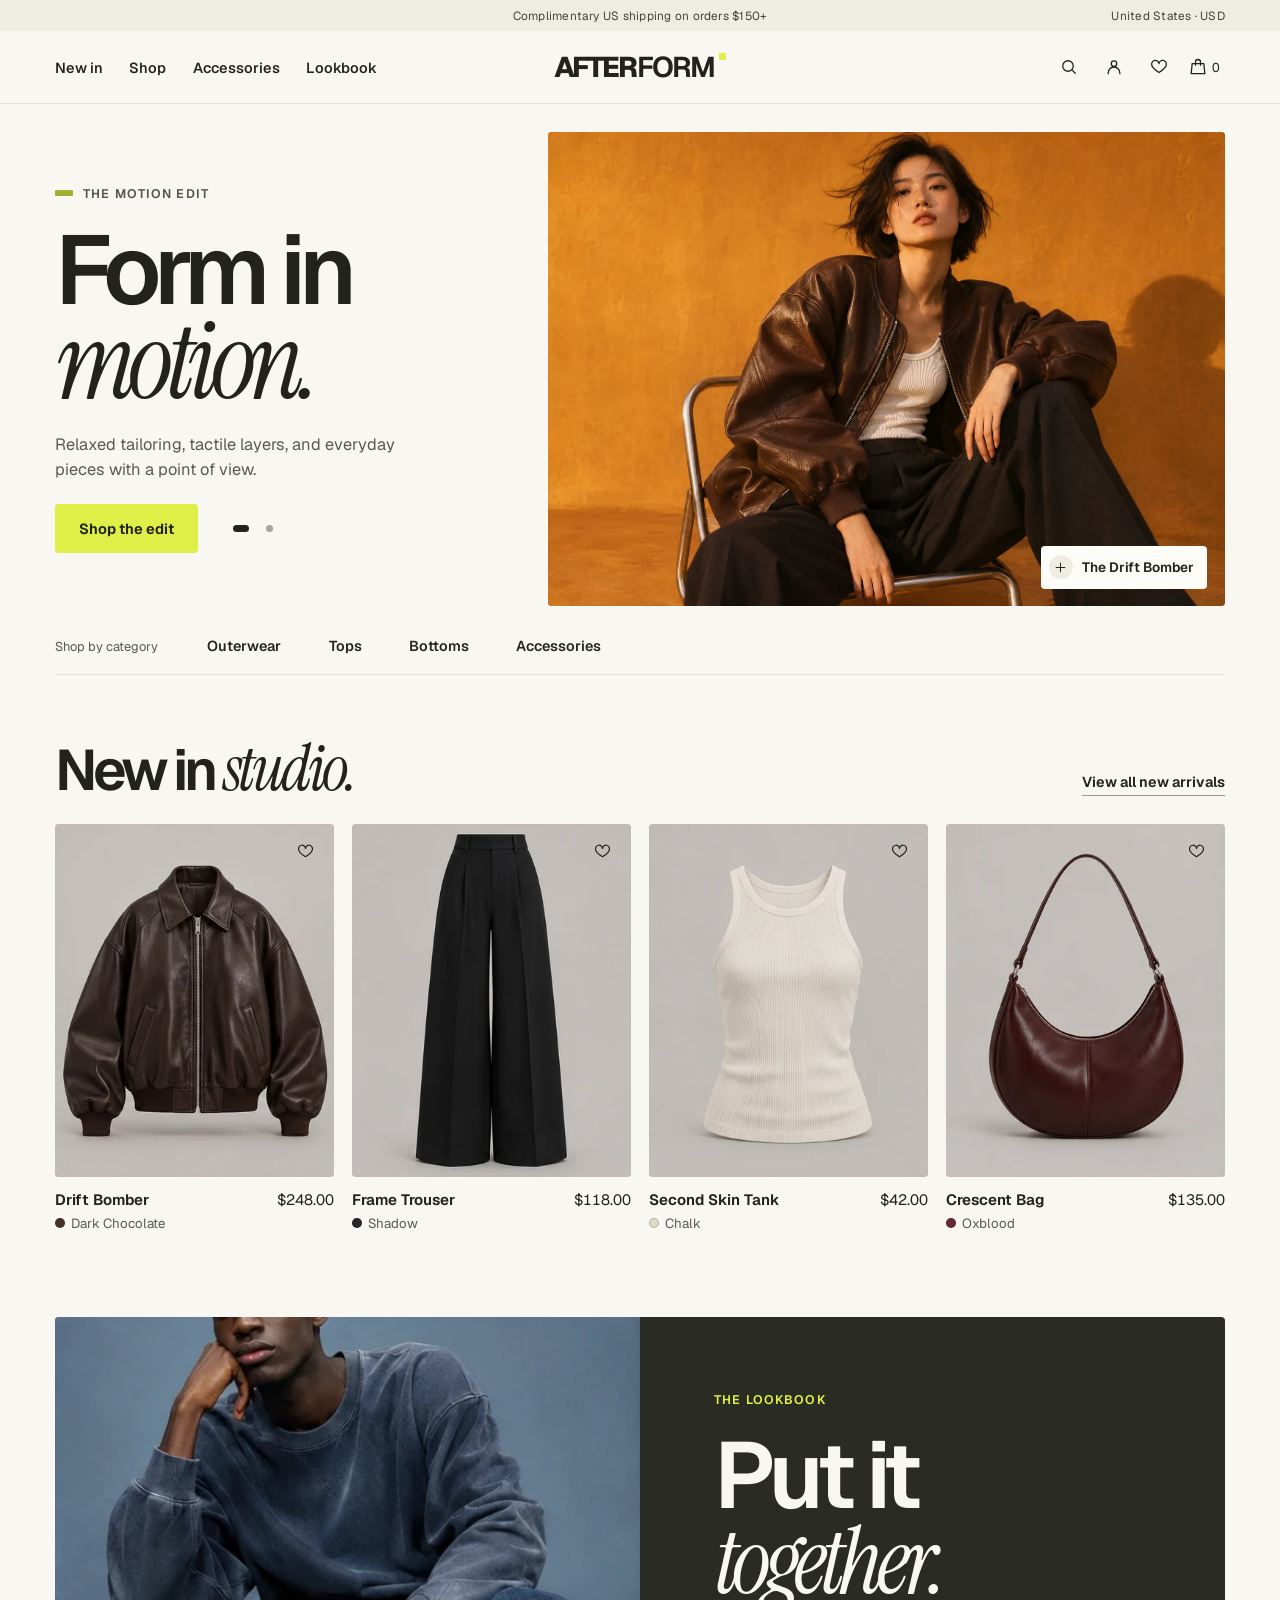
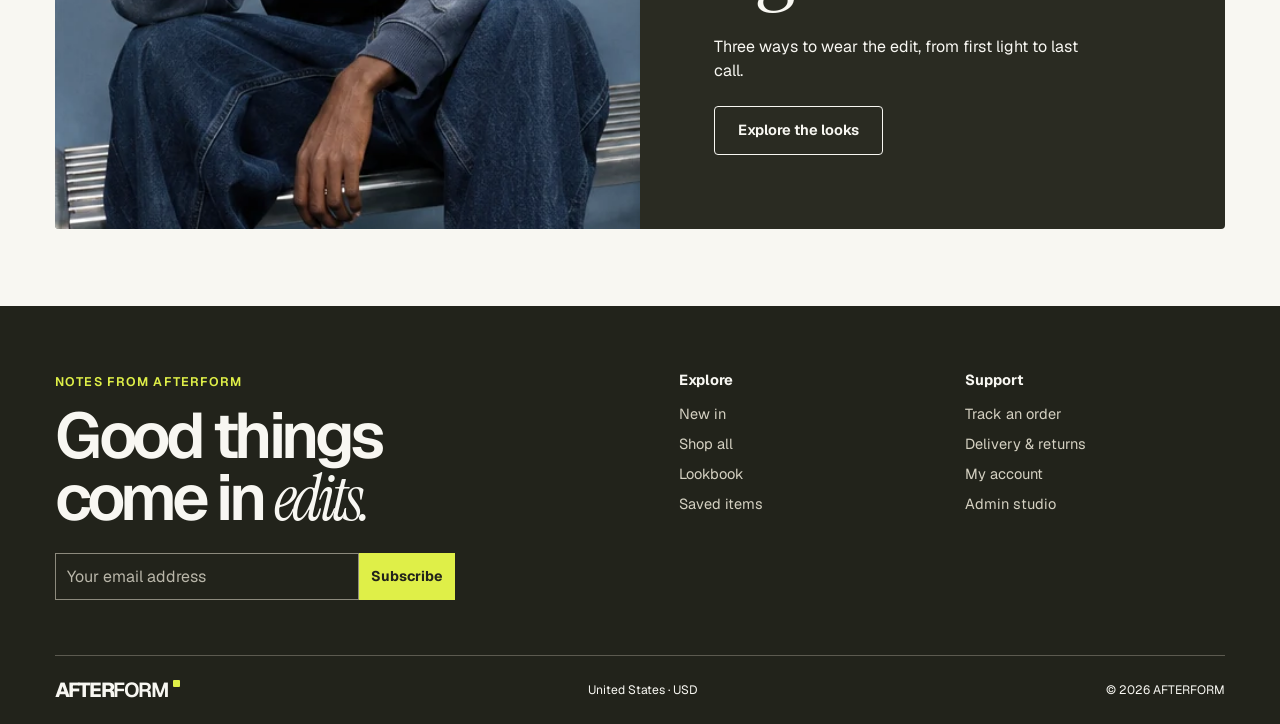
<file: index.html>
<!doctype html>
<html lang="en">
<head>
  <meta charset="utf-8">
  <meta name="viewport" content="width=device-width, initial-scale=1">
  <meta name="theme-color" content="#f8f7f2">
  <meta name="description" content="AFTERFORM. Everyday pieces with a point of view.">
  <title>AFTERFORM — Clothes for wherever you're headed</title>
  <link rel="icon" href="assets/favicon.svg" type="image/svg+xml">
  <link rel="stylesheet" href="site.css">
  <link rel="stylesheet" href="checkout.css">
  <script src="runtime-config.js" defer></script>
  <script src="data.js" defer></script>
  <script src="store-loader.js" defer></script>
  <script src="admin-seed.js" defer></script>
  <script src="checkout.js" defer></script>
  <script src="app.js" defer></script>
</head>
<body>
  <a class="skip-link" href="#main">Skip to content</a>
  <div class="announcement"><span></span><p>Complimentary US shipping on orders $150+</p><span class="market">United States · USD</span></div>
  <header class="site-header" id="site-header"></header>
  <main id="main" tabindex="-1"></main>
  <footer id="site-footer" class="site-footer"></footer>
  <dialog class="overlay" id="overlay" aria-labelledby="overlay-title"></dialog>
  <div class="notification" id="notification" role="status" aria-live="polite"></div>
  <noscript><p class="shell">Enable JavaScript to explore the AFTERFORM store.</p></noscript>
</body>
</html>
</file>
<file: site.css>
@font-face {
  font-family: Geist;
  src: url('assets/Geist.ttf') format('truetype');
  font-weight: 100 900;
  font-display: swap;
}
@font-face {
  font-family: 'Instrument Serif';
  src: url('assets/InstrumentSerif-Italic.ttf') format('truetype');
  font-style: italic;
  font-weight: 400;
  font-display: swap;
}
:root {
  color-scheme: light;
  --paper: #f8f7f2;
  --ink: #22231b;
  --lime: #dfef48;
  --line: #e2dfd4;
  --muted: #5c5a50;
  --panel: #eeece3;
  --white: #fdfcf8;
  --danger: #a12e25;
  --serif: 'Instrument Serif', Georgia, 'Times New Roman', serif;
  --sans: Geist, 'Segoe UI', Arial, sans-serif;
  --ease: cubic-bezier(.22,.76,.25,1);
  --corner: 4px;
  --gutter: clamp(24px, 4.3vw, 72px);
  font-family: var(--sans);
  background: var(--paper);
  color: var(--ink);
  font-size: 100%;
  font-synthesis: none;
}
*, *::before, *::after { box-sizing: border-box; }
body { margin: 0; }
body.overlay-open { overflow: hidden; }
button, input, select, textarea { font: inherit; color: inherit; }
button { cursor: pointer; }
button:disabled { cursor: not-allowed; }
a { color: inherit; text-decoration: none; }
button, a, input, select { -webkit-tap-highlight-color: transparent; }
svg { vertical-align: middle; flex-shrink: 0; }
img { display: block; width: 100%; }
h1, h2, h3, h4, p { margin: 0; }
em { font-family: var(--serif); font-weight: 400; }
:focus-visible { outline: 2px solid #334500; outline-offset: 3px; }
main:focus { outline: none; }
::selection { background: var(--lime); color: var(--ink); }
.shell { padding-inline: var(--gutter); margin-inline: auto; max-width: 1720px; }
.sr-only, .skip-link:not(:focus) { position: absolute; width: 1px; height: 1px; padding: 0; margin: -1px; overflow: hidden; clip: rect(0,0,0,0); white-space: nowrap; border: 0; }
.skip-link:focus { position: fixed; top: 8px; left: 8px; padding: 12px; z-index: 10; background: var(--lime); }
.label { display: inline-block; font-size: 0.78rem; text-transform: uppercase; letter-spacing: 0.09em; font-weight: 620; line-height: 1.4; }
.button { display: inline-flex; justify-content: center; align-items: center; gap: 8px; min-height: 49px; padding: 12px 23px; background: transparent; border: 1px solid #c9c5b6; border-radius: var(--corner); color: var(--ink); font-weight: 650; font-size: 0.91rem; line-height: 1.25; transition: background 200ms var(--ease), color 200ms var(--ease), border-color 200ms var(--ease); text-align: center; }
.button.primary { background: var(--lime); border-color: transparent; }
.button.primary:hover { background: #d4e337; }
.button.secondary:hover { background: var(--panel); }
.button.invert { color: var(--paper); border-color: var(--paper); }
.button.invert:hover { color: var(--ink); background: var(--lime); border-color: var(--lime); }
.button.primary:disabled { background: var(--panel); border-color: var(--line); color: var(--muted); }
.text-link { padding: 0 0 4px; font-size: 0.9rem; font-weight: 630; border: 0; border-bottom: 1px solid #9b9889; background: none; width: fit-content; transition: color 180ms var(--ease), border-color 180ms var(--ease); }
.text-link:hover { color: #586311; }
.icon-button { display: inline-flex; justify-content: center; align-items: center; gap: 4px; min-width: 42px; min-height: 42px; padding: 5px; border: 0; border-radius: var(--corner); background: transparent; transition: background 180ms var(--ease); }
.icon-button:hover { background: var(--panel); }
.outline-control { display: inline-flex; gap: 8px; align-items: center; min-height: 44px; padding: 8px 14px; border: 1px solid var(--line); border-radius: var(--corner); background: transparent; font-size: 0.9rem; }
select { appearance: none; background-image: url("data:image/svg+xml,%3Csvg xmlns='http://www.w3.org/2000/svg' viewBox='0 0 24 24' fill='none' stroke='%231b1b16' stroke-width='1.65'%3E%3Cpath d='m6 9 6 6 6-6'/%3E%3C/svg%3E"); background-position: right 9px center; background-repeat: no-repeat; background-size: 16px; }
select.outline-control { padding-right: 34px; background-image: url("data:image/svg+xml,%3Csvg xmlns='http://www.w3.org/2000/svg' viewBox='0 0 24 24' fill='none' stroke='%231b1b16' stroke-width='1.65'%3E%3Cpath d='m6 9 6 6 6-6'/%3E%3C/svg%3E"); background-position: right 9px center; background-repeat: no-repeat; background-size: 16px; }

.announcement { min-height: 31px; padding: 5px var(--gutter); display: grid; grid-template-columns: 1fr auto 1fr; align-items: center; background: var(--panel); color: #46443a; font-size: 0.74rem; letter-spacing: 0.02em; }
.announcement .market { justify-self: end; }
.site-header { position: relative; z-index: 2; border-bottom: 1px solid var(--line); background: var(--paper); }
.masthead { height: 72px; display: grid; grid-template-columns: 1fr auto 1fr; align-items: center; }
.wordmark { display: inline-flex; align-items: baseline; color: inherit; font-weight: 780; font-size: clamp(1.4rem, 2.23vw, 2rem); letter-spacing: -0.068em; line-height: 1; white-space: nowrap; }
.wordmark span { font-weight: 640; }
.wordmark i { display: inline-block; margin-left: 5px; align-self: flex-start; width: 7px; height: 7px; background: var(--lime); border-radius: 1px; }
.desktop-navigation, .utilities { display: flex; align-items: center; }
.desktop-navigation { gap: clamp(14px, 2.05vw, 35px); font-size: 0.91rem; font-weight: 560; }
.desktop-navigation a { white-space: nowrap; padding-block: 9px; position: relative; }
.desktop-navigation a::after { content: ''; position: absolute; inset: auto 0 3px; height: 1px; background: currentColor; transform: scaleX(0); transform-origin: left; transition: transform 180ms ease; }
.desktop-navigation a:hover::after, .desktop-navigation a[aria-current]::after { transform: scaleX(1); }
.utilities { justify-content: flex-end; gap: 3px; }
.bag-button span { font-size: 0.8rem; font-variant-numeric: tabular-nums; }
.mobile-menu { display: none; }

.hero { display: grid; grid-template-columns: minmax(0, 2fr) minmax(0, 3fr); gap: clamp(22px, 3.3vw, 58px); min-height: clamp(415px, 37vw, 605px); margin-top: clamp(14px, 2.2vw, 33px); }
.hero-copy { display: grid; align-items: center; min-width: 0; padding-block: clamp(24px, 3.85vw, 58px); }
.hero-kicker { display: flex; align-items: center; gap: 10px; color: #575649; margin-bottom: clamp(15px, 2vw, 28px); }
.hero-kicker::before { content: ''; width: 18px; height: 6px; border-radius: 1px; background: #a4af34; }
.hero-text h1 { font-size: clamp(3.8rem, 7.6vw, 8rem); font-weight: 600; line-height: 0.87; letter-spacing: -0.073em; white-space: nowrap; }
.hero-text h1 em { display: block; font-size: 1.11em; line-height: 0.86; margin: 3px 0 0 0.005em; letter-spacing: -0.069em; }
.hero-text p { font-size: clamp(1rem, 1.28vw, 1.16rem); line-height: 1.5; max-width: 32ch; margin: 25px 0 22px; color: var(--muted); }
.hero-actions { display: flex; align-items: center; flex-wrap: wrap; gap: 4px clamp(10px, 2.2vw, 34px); }
.hero-actions .button { min-width: 140px; }
.hero-pickers { display: flex; }
.hero-pickers button { border: 0; background: transparent; display: grid; place-items: center; min-width: 29px; min-height: 42px; padding: 0 6px; }
.hero-pickers button span { width: 7px; height: 7px; border-radius: 4px; background: #a9a69a; transition: width 290ms var(--ease), background 220ms var(--ease); }
.hero-pickers button:hover span { background: #676558; }
.hero-pickers button[aria-pressed=true] span { background: var(--ink); width: 16px; }
.hero-photo { overflow: hidden; isolation: isolate; position: relative; border-radius: var(--corner); background: #b16b27; }
.hero-photo img { width: 100%; height: 100%; position: absolute; object-fit: cover; object-position: 60% 46%; }
.hero-photo-night { background: #571b1d; }
.hero-photo-night img { object-position: center 12%; }
.photo-credit { position: absolute; bottom: 17px; right: 18px; display: flex; align-items: center; gap: 9px; background: var(--white); border-radius: var(--corner); padding: 7px 13px 7px 8px; min-height: 43px; font-size: 0.85rem; font-weight: 620; transition: background 200ms var(--ease); }
.photo-credit span { display: grid; place-items: center; width: 24px; height: 24px; border-radius: 50%; background: var(--panel); }
.photo-credit:hover span { background: var(--lime); }
.hero-shift .hero-photo img { animation: photo-reveal 490ms var(--ease) both; }
.hero-shift .hero-text h1, .hero-shift .hero-text p { animation: copy-reveal 340ms var(--ease) both; }
@keyframes photo-reveal { from { opacity: 0.65; transform: scale(1.034); } to { opacity: 1; transform: scale(1); } }
@keyframes copy-reveal { from { opacity: 0.6; transform: translateY(5px); } to { opacity: 1; transform: none; } }
.collection-strip-inner { display: flex; align-items: center; flex-wrap: wrap; gap: 2px clamp(15px, 3.7vw, 64px); border-bottom: 1px solid var(--line); margin-top: 13px; }
.collection-strip-inner > * { display: inline-flex; align-items: center; min-height: 55px; white-space: nowrap; font-size: 0.9rem; }
.collection-strip-inner > span { color: var(--muted); font-size: 0.8rem; margin-right: 2px; }
.collection-strip-inner > a { position: relative; font-weight: 580; }
.collection-strip-inner > a::after { content: ''; position: absolute; inset: auto 0 12px; height: 2px; background: #9fab2a; transform: scaleX(0); transform-origin: left; transition: transform 230ms var(--ease); }
.collection-strip-inner > a:hover::after, .collection-strip-inner > a:focus-visible::after { transform: scaleX(1); }

.arrivals { padding-block: clamp(40px, 4.25vw, 77px) clamp(61px, 6.5vw, 108px); }
.section-heading { display: flex; justify-content: space-between; align-items: flex-end; gap: 18px; margin-bottom: 24px; }
.section-heading h2 { font-size: clamp(2.25rem, 4.45vw, 4.8rem); font-weight: 620; line-height: 0.98; letter-spacing: -0.073em; margin-top: 8px; }
.section-heading h2 em { font-size: 1.13em; letter-spacing: -0.055em; }
.section-heading .text-link { margin-bottom: 4px; }
.product-grid { display: grid; grid-template-columns: repeat(4, minmax(0, 1fr)); column-gap: clamp(11px, 1.45vw, 25px); row-gap: 32px; }
.product-card { min-width: 0; }
.product-plate { position: relative; overflow: hidden; background: #d7d4ce; aspect-ratio: 0.79; border-radius: var(--corner); }
.image-link { display: block; width: 100%; height: 100%; overflow: hidden; }
.image-link:focus-visible { outline-offset: -4px; }
.product-plate img { height: 100%; width: 100%; object-fit: cover; transition: transform 520ms var(--ease); }
.image-link:hover img, .image-link:focus-visible img { transform: scale(1.03); }
.image-missing { width: 100%; height: 100%; min-height: 45px; display: grid; place-items: center; color: #777467; background: var(--panel); }
.product-badge { position: absolute; left: 11px; top: 11px; background: var(--paper); padding: 5px 8px; border-radius: 2px; font-size: 0.73rem; font-weight: 620; pointer-events: none; }
.product-badge.sale { background: var(--lime); }
.product-plate .save-button { position: absolute; top: 6px; right: 7px; border-radius: 50%; }
.product-plate .save-button:hover { background: var(--white); }
.save-button[aria-pressed=true] svg { fill: var(--ink); }
.quick-button { width: 43px; height: 43px; position: absolute; bottom: 10px; right: 10px; display: grid; place-items: center; border: 0; border-radius: 50%; background: var(--white); color: var(--ink); transition: background 200ms var(--ease), transform 230ms var(--ease), opacity 200ms var(--ease); }
.quick-button:hover { background: var(--lime); }
.product-caption { display: flex; align-items: flex-start; justify-content: space-between; padding: 13px 0 2px; gap: 8px; font-size: 0.94rem; }
.product-name { font-weight: 640; }
.product-name:hover { text-decoration: underline; }
.product-caption p { color: var(--muted); font-size: 0.83rem; margin-top: 6px; display: flex; align-items: center; gap: 6px; }
.swatch { width: 10px; height: 10px; flex: 0 0 auto; border: 1px solid #0003; border-radius: 50%; background: var(--swatch); display: inline-block; }
.card-price { display: flex; flex-wrap: wrap; justify-content: flex-end; gap: 3px 8px; font-variant-numeric: tabular-nums; white-space: nowrap; }
s { color: var(--muted); }
.home-journal { display: grid; grid-template-columns: 1fr 1fr; padding-bottom: clamp(61px, 6vw, 112px); }
.journal-image { background: #58626a; min-height: clamp(330px, 38vw, 540px); position: relative; overflow: hidden; border-radius: var(--corner) 0 0 var(--corner); }
.journal-image img { position: absolute; inset: 0; height: 100%; object-fit: cover; object-position: center 36%; }
.journal-copy { background: #2a2b22; color: var(--paper); position: relative; display: grid; justify-items: start; align-content: center; padding: clamp(25px, 5.8vw, 95px); border-radius: 0 var(--corner) var(--corner) 0; }
.journal-copy .label { color: var(--lime); }
.journal-copy h2 { font-size: clamp(3.4rem, 7.3vw, 8.5rem); line-height: 0.86; margin: 26px 0; font-weight: 610; letter-spacing: -0.065em; }
.journal-copy h2 em { line-height: 1; }
.journal-copy p { max-width: 34ch; line-height: 1.5; margin-bottom: 23px; }

.breadcrumbs { display: flex; flex-wrap: wrap; gap: 7px 10px; min-height: 53px; align-items: center; color: var(--muted); font-size: 0.85rem; padding-block: 10px; }
.breadcrumbs a:hover { color: var(--ink); text-decoration: underline; }
.breadcrumbs [aria-current] { color: var(--ink); }
.listing, .product-page, .gallery-page, .information { min-height: 540px; padding-bottom: clamp(60px, 7vw, 118px); }
.page-heading { padding: 28px 0 36px; border-bottom: 1px solid var(--line); }
.page-heading h1, .product-title h1, .look-detail-copy h1 { font-size: clamp(3rem, 6.3vw, 7rem); font-weight: 620; line-height: 0.98; letter-spacing: -0.066em; margin-bottom: 13px; overflow-wrap: anywhere; }
.page-heading h1 em, .look-detail-copy h1 em { font-size: 1.12em; }
.page-heading p, .look-detail-copy p { font-size: 1.05rem; line-height: 1.55; max-width: 470px; color: var(--muted); }
.category-tabs { display: flex; overflow-x: auto; gap: 5px; margin-inline: -3px; padding: 10px 3px; border-bottom: 1px solid var(--line); }
.category-tabs a { min-height: 38px; display: grid; place-items: center; padding: 6px 15px; white-space: nowrap; border-radius: var(--corner); font-size: 0.89rem; font-weight: 590; }
.category-tabs a:hover { background: var(--panel); }
.category-tabs a[aria-current] { background: #e9eacb; color: var(--ink); }
.listing-tools { display: flex; justify-content: space-between; align-items: center; gap: 12px; padding: 15px 0 17px; font-size: 0.89rem; color: var(--muted); }
.listing-tools > div, .filter-tags { display: flex; align-items: center; gap: 7px; }
.listing-tools .outline-control { color: var(--ink); }
.filter-tags { flex-wrap: wrap; margin: 0 0 17px; }
.filter-tag { display: flex; gap: 7px; align-items: center; min-height: 36px; padding: 5px 8px; background: var(--panel); border-radius: var(--corner); font-size: 0.84rem; }
.filter-tag:hover { background: var(--lime); }
.filter-tags .text-link { margin-left: 10px; }
.empty-state { display: grid; justify-items: center; align-content: center; min-height: 300px; text-align: center; padding: 38px 15px; border-block: 1px solid var(--line); }
.empty-state h2, .bag-empty h3 { font-size: clamp(1.6rem, 3vw, 2.7rem); letter-spacing: -0.055em; }
.empty-state p { color: var(--muted); margin: 10px 0 22px; line-height: 1.45; }

.product-layout { display: grid; grid-template-columns: minmax(0, 1.35fr) minmax(0, 1fr); gap: clamp(34px, 6vw, 100px); }
.product-gallery { display: grid; grid-template-columns: 69px minmax(0,1fr); gap: 12px; align-self: start; }
.thumbnail-list { display: flex; flex-direction: column; gap: 8px; }
.thumb { padding: 2px; border: 1px solid var(--line); border-radius: var(--corner); background: transparent; height: 77px; overflow: hidden; }
.thumb[aria-pressed=true] { border-color: var(--ink); }
.thumb img { height: 100%; object-fit: cover; }
.thumb { position: relative; }
.thumb span { position: absolute; right: 4px; bottom: 4px; padding: 1px 5px; background: #171714; color: #fff; border-radius: 3px; }
.detail-thumb img, .detail-frame img { transform: scale(1.48); }
.product-frame { position: relative; width: 100%; aspect-ratio: 0.81; overflow: hidden; background: #d2cfc8; display: grid; place-items: center; border-radius: var(--corner); }
.product-frame img { height: 100%; object-fit: cover; }
.product-frame video, .zoom-image video { width: 100%; height: 100%; object-fit: contain; background: #171714; }
.product-frame.styled-frame img { object-fit: cover; object-position: center 38%; }
.zoom-button { position: absolute; bottom: 12px; right: 12px; background: var(--paper); }
.zoom-button:hover { background: var(--lime); }
.product-info { padding-top: clamp(2px, 2vw, 32px); }
.product-title { display: flex; align-items: flex-start; gap: 8px; justify-content: space-between; margin-top: 13px; }
.product-title h1 { font-size: clamp(2.65rem, 4.15vw, 5.6rem); margin-bottom: 7px; }
.product-title .save-button { border: 1px solid var(--line); }
.product-price { display: flex; gap: 12px; font-size: 1.25rem; font-variant-numeric: tabular-nums; margin-bottom: 22px; }
.product-description { line-height: 1.63; color: var(--muted); max-width: 47ch; padding-bottom: 24px; border-bottom: 1px solid var(--line); }
.variant-heading { display: flex; align-items: center; gap: 9px; margin: 18px 0 9px; font-size: 0.9rem; font-weight: 700; }
.variant-heading span { font-weight: 400; color: var(--muted); }
.size-heading { justify-content: space-between; }
.size-heading .text-link { font-weight: 400; }
.size-options, .color-options { display: flex; flex-wrap: wrap; gap: 6px; }
.color-options button, .size-choice { min-width: 45px; min-height: 42px; padding: 4px 10px; background: transparent; border: 1px solid var(--line); border-radius: var(--corner); transition: background 160ms var(--ease), border-color 160ms var(--ease), color 160ms var(--ease); }
.color-options button[aria-pressed=true], .size-choice[aria-pressed=true] { border-color: var(--ink); }
.color-options button:hover, .size-choice:hover:not(:disabled) { background: var(--panel); }
.color-options .swatch { width: 17px; height: 17px; }
.size-choice[aria-pressed=true] { background: var(--ink); color: var(--paper); }
.size-choice[aria-pressed=true]:hover { background: var(--ink); }
.size-choice:disabled { text-decoration: line-through; color: var(--muted); background: var(--panel); }
.stock-message, .quick-feedback { min-height: 22px; color: var(--muted); font-size: 0.86rem; margin: 9px 0; }
.is-error { color: var(--danger); }
.add-main { width: 100%; }
.shipping-note { display: flex; align-items: center; gap: 9px; color: var(--muted); font-size: 0.86rem; margin: 16px 0 24px; }
.product-accordions details { border-top: 1px solid var(--line); }
.product-accordions details:last-child { border-bottom: 1px solid var(--line); }
.product-accordions summary { padding: 13px 0; cursor: pointer; font-weight: 700; }
.product-accordions details p, .product-accordions details ul { font-size: 0.9rem; padding-bottom: 14px; line-height: 1.55; margin: 0; color: var(--muted); }
.related { margin-top: 73px; }

.gallery-heading { display: flex; gap: 16px; justify-content: space-between; align-items: end; }
.gallery-heading h1 { margin: 9px 0 0; }
.gallery-heading p { max-width: 350px; padding-bottom: 4px; }
.look-grid { display: grid; grid-template-columns: repeat(3,minmax(0,1fr)); gap: clamp(12px,1.5vw,26px); padding-top: 20px; }
.look-cover { position: relative; display: block; overflow: hidden; aspect-ratio: 0.78; background: #575752; border-radius: var(--corner); }
.look-cover img { height: 100%; object-fit: cover; object-position: center 38%; transition: transform 410ms cubic-bezier(.23,.8,.24,1); }
.look-cover:hover img { transform: scale(1.045); }
.look-cover span { display: flex; align-items: center; justify-content: center; gap: 5px; position: absolute; bottom: 10px; right: 10px; min-height: 39px; padding: 7px 9px; border-radius: var(--corner); background: var(--white); color: var(--ink); font-size: 0.85rem; font-weight: 620; transition: background 200ms var(--ease); }
.look-cover:hover span, .look-cover:focus-visible span { background: var(--lime); }
.look-grid h2 { font-size: clamp(1.42rem,2.45vw,2.65rem); letter-spacing: -.065em; margin: 11px 0 5px; }
.look-grid h2 a:hover { text-decoration: underline; }
.look-grid p { color: var(--muted); line-height: 1.55; }
.look-detail { display: grid; grid-template-columns: minmax(0,1fr) minmax(0,0.85fr); gap: clamp(20px,6vw,106px); }
.look-detail-image { width: 100%; max-height: 740px; overflow: hidden; background: #b16b27; }
.look-detail-image img { height: 100%; min-height: 470px; object-fit: cover; object-position: center 38%; }
.look-detail-copy { padding-block: 29px; }
.look-detail-copy h1 { margin-top: 10px; }
.look-detail-copy h2 { margin-top: 32px; font-size: 1.2rem; }
.look-items { display: grid; margin: 10px 0 22px; }
.small-product { display: grid; grid-template-columns: 65px minmax(0,1fr) auto; gap: 11px; align-items: center; border-bottom: 1px solid var(--line); padding: 8px 0; }
.small-product img { aspect-ratio: 0.9; object-fit: cover; }
.small-product > div { display: grid; gap: 6px; }
.small-product a { font-weight: 700; }
.small-product a:hover { text-decoration: underline; }
.small-product span { font-size: 0.86rem; color: var(--muted); }
.info-columns { display: grid; grid-template-columns: 1fr 1fr; gap: 35px; padding-block: 35px; }
.info-columns p { max-width: 65ch; line-height: 1.55; margin: 10px 0 19px; color: var(--muted); }

.site-footer { background: var(--ink); color: var(--paper); }
.site-footer :focus-visible, .journal-copy :focus-visible { outline-color: var(--lime); }
.footer-top { display: grid; grid-template-columns: 2.3fr 1fr 1fr; gap: 26px; padding: clamp(36px, 5vw, 72px) 0 29px; }
.footer-intro .label { color: var(--lime); }
.footer-intro h2 { font-size: clamp(2.75rem, 5vw, 5.1rem); font-weight: 610; letter-spacing: -0.068em; line-height: 0.97; margin: 14px 0 23px; }
.newsletter { display: flex; max-width: 400px; }
.newsletter input { min-width: 0; flex: 1; background: transparent; border: 1px solid #8d8a7d; min-height: 47px; padding: 8px 11px; }
.newsletter input::placeholder { color: #b9b6a9; }
.newsletter button { border: 0; padding: 8px 12px; background: var(--lime); color: var(--ink); font-size: 0.88rem; font-weight: 700; }
.newsletter button:hover { background: var(--paper); }
.newsletter-status { font-size: 0.86rem; color: var(--lime); min-height: 18px; margin: 8px 0 0; }
.footer-top nav { display: flex; flex-direction: column; align-items: flex-start; gap: 11px; font-size: 0.91rem; }
.footer-top nav b { margin-bottom: 4px; }
.footer-top nav a { color: #d5d1c2; }
.footer-top nav a:hover { color: var(--lime); text-decoration: underline; }
.footer-base { min-height: 69px; border-top: 1px solid #5c5a50; display: flex; align-items: center; justify-content: space-between; gap: 10px; }
.footer-base .wordmark { font-size: 1.27rem; }
.footer-base span, .footer-base small { font-size: 0.76rem; }
.footer-base .wordmark span { font-size: inherit; }

.overlay { border: 0; border-radius: 7px; padding: 0; color: var(--ink); background: var(--paper); width: min(calc(100% - 24px), 545px); max-height: min(92dvh, 810px); }
.overlay::backdrop { background: #22231b80; }
.overlay[open] { animation: copy-reveal 220ms var(--ease) both; }
.overlay-bag, .overlay-filters, .overlay-menu { margin: 0 0 0 auto; height: 100dvh; max-height: 100dvh; width: min(100%, 470px); }
.overlay-bag, .overlay-filters { border-radius: 7px 0 0 7px; }
.overlay-bag[open], .overlay-filters[open], .overlay-menu[open] { animation: drawer-in 240ms var(--ease) both; }
.overlay-menu { --drawer-offset: -9px; margin: 0 auto 0 0; border-radius: 0 7px 7px 0; }
@keyframes drawer-in { from { opacity: 0.7; translate: var(--drawer-offset, 9px) 0; } to { opacity: 1; translate: none; } }
.overlay-bag[open] { display: flex; flex-direction: column; overflow: hidden; }
.dialog-head { padding: 12px 20px 12px 25px; min-height: 67px; display: flex; align-items: center; justify-content: space-between; gap: 12px; border-bottom: 1px solid var(--line); }
.dialog-head h2 { font-size: clamp(1.4rem, 3vw, 2.02rem); letter-spacing: -0.055em; }
.search-form { display: flex; align-items: center; gap: 8px; margin: 20px 23px 12px; border-bottom: 1px solid var(--ink); padding-bottom: 7px; }
.search-form input { min-width: 0; flex: 1; padding: 8px 4px; background: none; border: 0; }
.search-form .button { min-height: 42px; padding: 8px 12px; }
.search-suggestions { padding: 0 23px 25px; }
.search-suggestions > p { font-size: 0.92rem; margin: 14px 0 10px; color: var(--muted); }
.suggestion-tags { display: flex; flex-wrap: wrap; gap: 6px; }
.suggestion-tags a { background: var(--panel); padding: 8px 10px; font-weight: 700; font-size: 0.85rem; }
.suggestion-tags a:hover { background: var(--lime); }
.bag-empty { display: grid; justify-items: center; gap: 15px; align-content: center; min-height: 68vh; }
.bag-drawer-content { min-height: 0; flex: 1; display: flex; flex-direction: column; }
.shipping-progress { padding: 16px 24px; background: var(--panel); }
.shipping-progress p { font-size: 0.88rem; margin-bottom: 8px; }
.shipping-progress progress { display: block; width: 100%; height: 6px; border: 0; border-radius: 0; color: var(--ink); accent-color: var(--ink); background: #d5d2c5; }
.shipping-progress progress::-webkit-progress-bar { background: #d5d2c5; }
.shipping-progress progress::-webkit-progress-value { background: var(--ink); }
.bag-drawer-items { overflow: auto; min-height: 0; flex: 1; padding: 0 24px; }
.drawer-item { display: grid; grid-template-columns: 72px 1fr auto; align-items: start; gap: 12px; padding: 14px 0; border-bottom: 1px solid var(--line); }
.drawer-item > a img { aspect-ratio: 0.83; object-fit: cover; }
.drawer-item > div { display: grid; justify-items: start; gap: 5px; }
.drawer-item a, .drawer-item b { font-size: 0.92rem; font-weight: 700; }
.drawer-item > div > span, .bag-drawer-end p { font-size: 0.83rem; color: var(--muted); }
.quantity { display: flex; align-items: center; border: 1px solid var(--line); font-size: 0.87rem; }
.quantity button { background: none; border: 0; width: 36px; height: 36px; padding: 3px; }
.quantity button:hover:not(:disabled) { background: var(--lime); }
.quantity button:disabled { color: #858277; }
.quantity span { min-width: 20px; text-align: center; }
.bag-drawer-end { display: grid; gap: 7px; padding: 17px 24px 23px; border-top: 1px solid var(--line); }
.bag-drawer-end > div { display: flex; justify-content: space-between; }
.bag-drawer-end p { margin-bottom: 7px; }
.drawer-navigation { display: grid; padding: 4px 23px 20px; }
.drawer-navigation a { min-height: 54px; display: flex; align-items: center; font-weight: 700; border-bottom: 1px solid var(--line); }
.drawer-navigation a:hover { background: var(--lime); }
.filter-form, .quick-content, .size-guide { display: grid; gap: 10px; padding: 22px 24px 26px; }
.filter-form > label, .quick-content h4, .quick-color-label { font-weight: 700; font-size: 0.92rem; }
.filter-form select { background-color: var(--white); border: 1px solid var(--line); width: 100%; padding: 9px 28px 9px 10px; min-height: 44px; margin-bottom: 10px; }
.checkbox-label { display: flex; align-items: center; gap: 5px; margin-bottom: 9px; }
.checkbox-label input { accent-color: var(--ink); width: 17px; height: 17px; }
.filter-form .text-link { margin: 3px auto; }
.quick-product { display: grid; grid-template-columns: 92px 1fr; gap: 13px; align-items: center; padding-bottom: 14px; border-bottom: 1px solid var(--line); }
.quick-product img { aspect-ratio: 0.82; object-fit: cover; }
.quick-product h3 { font-size: 1.15rem; margin-bottom: 7px; }
.quick-product p { margin-bottom: 11px; }
.quick-feedback { margin: 0; }
.overlay-zoom { width: min(870px, 94vw); }
.zoom-image { display: grid; place-items: center; height: min(65dvh,690px); background: #d2cfc8; overflow: hidden; }
.zoom-image img { width: auto; height: 100%; max-width: 100%; object-fit: contain; }
.zoom-controls { display: flex; align-items: center; justify-content: center; gap: 14px; padding: 6px; color: var(--muted); }
.size-guide p { line-height: 1.5; color: var(--muted); }
.size-guide table { width: 100%; border-collapse: collapse; }
.size-guide caption { text-align: left; margin: 4px 0 8px; }
.size-guide th, .size-guide td { border-bottom: 1px solid var(--line); padding: 8px; text-align: left; }
.notification { position: fixed; right: var(--gutter); bottom: 21px; z-index: 4; opacity: 0; pointer-events: none; max-width: min(calc(100% - 40px),450px); transition: opacity 180ms var(--ease), transform 210ms var(--ease); transform: translateY(5px); padding: 13px 17px; background: var(--ink); color: var(--paper); border-left: 3px solid var(--lime); border-radius: var(--corner); font-size: 0.92rem; }
.notification.visible { opacity: 1; transform: none; }

@media (max-width: 950px) {
  .desktop-navigation { gap: 12px; }
  .desktop-navigation a { font-size: 0.83rem; }
  .masthead { height: 65px; }
  .utilities { gap: 0; }
  .utilities .icon-button { min-width: 37px; }
  .product-layout { gap: 27px; }
  .product-gallery { grid-template-columns: 52px minmax(0,1fr); gap: 7px; }
  .thumb { height: 61px; }
}
@media (max-width: 740px) {
  :root { --gutter: 19px; }
  .announcement { grid-template-columns: 1fr; text-align: center; letter-spacing: 0.02em; min-height: 29px; }
  .announcement span { display: none; }
  .masthead { height: 57px; }
  .desktop-navigation, .utilities .account-link, .utilities .saved-link { display: none; }
  .mobile-menu { display: inline-flex; justify-self: start; margin-left: -7px; }
  .utilities { margin-right: -6px; }
  .hero { grid-template-columns: 1fr; gap: 9px; margin-top: 0; }
  .hero-copy { padding-block: 21px 13px; }
  .hero-kicker { margin-bottom: 13px; }
  .hero-text h1 { font-size: clamp(3.55rem, 12.6vw, 6.7rem); }
  .hero-text p { margin: 14px 0 13px; max-width: 35ch; }
  .hero-photo { min-height: 0; height: auto; aspect-ratio: 1.35; }
  .hero-photo img { object-position: 59% 42%; }
  .hero-photo-night img { object-position: center 12%; }
  .photo-credit { bottom: 10px; right: 10px; min-height: 38px; font-size: 0.79rem; }
  .collection-strip-inner { justify-content: space-between; gap: 0 8px; margin-top: 5px; }
  .collection-strip-inner > span { display: none; }
  .collection-strip-inner > * { min-height: 47px; padding-inline: 1px; font-size: clamp(0.78rem,2.9vw,0.88rem); }
  .collection-strip-inner > a::after { bottom: 8px; }
  .arrivals { padding-block: 30px 50px; }
  .product-grid { grid-template-columns: repeat(2,minmax(0,1fr)); row-gap: 22px; }
  .product-caption { font-size: 0.84rem; flex-wrap: wrap; row-gap: 5px; }
  .product-caption p { font-size: 0.77rem; }
  .product-badge { top: 7px; left: 7px; }
  .product-plate .save-button { top: 2px; right: 2px; }
  .quick-button { right: 5px; bottom: 5px; }
  .section-heading { align-items: flex-end; margin-bottom: 16px; }
  .section-heading .text-link { font-size: 0.79rem; flex-shrink: 0; }
  .section-heading h2 { font-size: clamp(2rem,7.9vw,3.55rem); }
  .home-journal { grid-template-columns: 1fr; padding-bottom: 41px; }
  .journal-image { min-height: 0; aspect-ratio: 1.17; border-radius: var(--corner) var(--corner) 0 0; }
  .journal-copy { border-radius: 0 0 var(--corner) var(--corner); }
  .journal-copy h2 { font-size: clamp(3.15rem,12vw,6rem); }
  .footer-top { grid-template-columns: 1fr 1fr; gap: 24px 14px; }
  .footer-intro { grid-column: 1 / -1; }
  .footer-base { flex-wrap: wrap; padding: 13px 0; }
  .footer-base > span { display: none; }
  .product-layout { grid-template-columns: 1fr; }
  .product-gallery { grid-template-columns: 1fr; gap: 6px; }
  .thumbnail-list { order: 2; flex-direction: row; }
  .thumb { width: 59px; }
  .product-frame { aspect-ratio: 0.82; }
  .product-info { padding-top: 0; }
  .related { margin-top: 44px; }
  .look-grid { grid-template-columns: 1fr; gap: 27px; }
  .look-cover { aspect-ratio: 0.87; }
  .gallery-heading { display: grid; }
  .look-detail { grid-template-columns: 1fr; gap: 14px; }
  .look-detail-image { aspect-ratio: 0.92; }
  .look-detail-image img { min-height: 0; }
  .look-detail-copy { padding-block: 7px 18px; }
  .info-columns { grid-template-columns: 1fr; gap: 15px; }
}
@media (hover: hover) and (pointer: fine) {
  .quick-button { opacity: 0; transform: translateY(5px); }
  .product-plate:hover .quick-button, .product-plate:focus-within .quick-button { opacity: 1; transform: none; }
}
@media (max-width: 360px) {
  .listing-tools .outline-control { padding-left: 7px; }
  .listing-tools select { max-width: 130px; }
  .section-heading { align-items: flex-start; gap: 10px; }
  .section-heading .text-link { align-self: flex-end; flex-shrink: 1; }
}
@media (prefers-reduced-motion: reduce) {
  *, *::before, *::after { animation-duration: 0.01ms !important; transition-duration: 0.01ms !important; scroll-behavior: auto !important; }
}
</file>
<file: checkout.css>
.flow-page {
  width: min(100% - 88px, 1272px);
  margin-inline: auto;
  padding-block: clamp(45px, 6.5vw, 98px) clamp(76px, 9vw, 132px);
  color: var(--ink, #1b1b16);
}

.flow-heading { max-width: 710px; }
.flow-heading h1 {
  margin: 0;
  font-size: clamp(54px, 7.4vw, 112px);
  line-height: .96;
  letter-spacing: -.07em;
  font-weight: 620;
}
.flow-heading h1:focus, .flow-track-card:focus { outline: none; }
.flow-heading h1:focus-visible, .flow-track-card:focus-visible { outline: 2px solid var(--ink, #1b1b16); outline-offset: 4px; }
.flow-kicker { margin: 0 0 16px; font-size: .8125rem; font-weight: 700; letter-spacing: .12em; }
.flow-subtitle { max-width: 37ch; margin: 22px 0 0; color: #5d5b51; font-size: 1rem; line-height: 1.5; }
.flow-title-row { display: flex; align-items: end; justify-content: space-between; gap: 20px; margin-bottom: clamp(30px, 5vw, 70px); }
.flow-title-row > .flow-link { margin-bottom: 4px; }
.flow-layout { display: grid; grid-template-columns: minmax(0, 1.5fr) minmax(315px, .9fr); gap: clamp(30px, 6vw, 96px); align-items: start; }

.flow-link {
  appearance: none;
  border: 0;
  border-radius: 0;
  padding: 0;
  background: transparent;
  color: inherit;
  font: inherit;
  font-size: .875rem;
  font-weight: 600;
  white-space: nowrap;
  text-decoration: underline;
  text-underline-offset: 4px;
  cursor: pointer;
}
.flow-link:hover { text-decoration-thickness: 2px; }
.flow-button {
  min-height: 49px;
  display: inline-flex;
  justify-content: center;
  align-items: center;
  gap: 12px;
  padding: 11px 17px;
  border: 1px solid transparent;
  border-radius: var(--corner, 4px);
  color: var(--ink, #1b1b16);
  font: inherit;
  font-size: .875rem;
  font-weight: 640;
  line-height: 1.3;
  text-align: center;
  text-decoration: none;
  cursor: pointer;
  transition: color .2s var(--ease), background .2s var(--ease), border-color .2s var(--ease);
}
.flow-button-accent { background: var(--lime, #e4f634); }
.flow-button-accent:hover { background: #d4e337; }
.flow-button-outline:hover { background: var(--panel); border-color: #a19c8d; }
.flow-button-outline { background: transparent; border-color: #a9a597; }
.flow-button-wide { width: 100%; }
.flow-button:disabled, .flow-quantity button:disabled { opacity: .43; cursor: default; }
.flow-button:focus-visible, .flow-link:focus-visible, .flow-demo-login:focus-visible, .flow-quantity button:focus-visible, .flow-order-list a:focus-visible { outline: 2px solid var(--ink, #1b1b16); outline-offset: 3px; }

.flow-empty {
  min-height: 490px;
  display: flex;
  flex-direction: column;
  align-items: start;
  justify-content: center;
  gap: 24px;
}
.flow-empty .flow-heading h1 { font-size: clamp(49px, 6.1vw, 92px); }
.flow-empty-icon { display: grid; place-items: center; width: 55px; height: 55px; border-radius: 50%; background: #e9eacb; }

.flow-lines, .flow-order-list { margin: 0; padding: 0; list-style: none; }
.flow-line {
  display: grid;
  grid-template-columns: minmax(74px, 110px) minmax(0, 1fr) auto;
  gap: clamp(12px, 2vw, 24px);
  padding-block: 20px;
  border-top: 1px solid var(--line, #deddd2);
}
.flow-bag-list .flow-lines { border-bottom: 1px solid var(--line, #deddd2); }
.flow-line-image { display: grid; place-items: center; align-self: start; background: #e9e7df; aspect-ratio: 4 / 5; overflow: hidden; border-radius: var(--corner, 4px); }
.flow-line-image img { width: 100%; height: 100%; object-fit: cover; display: block; }
.flow-line-info h3 { font-size: 1rem; font-weight: 650; line-height: 1.25; margin: 2px 0 5px; }
.flow-line-info h3 a { text-decoration: none; color: inherit; }
.flow-line-info h3 a:hover { text-decoration: underline; text-underline-offset: .17em; }
.flow-line-info p { color: #5e5c51; margin: 0; font-size: .875rem; line-height: 1.4; }
.flow-line-quantity { display: block; font-size: .8125rem; margin-top: 3px; }
.flow-line-end { display: flex; align-items: end; flex-direction: column; justify-content: space-between; gap: 12px; white-space: nowrap; }
.flow-line-end strong { margin-top: 2px; font-size: .875rem; font-variant-numeric: tabular-nums; }
.flow-quantity {
  display: inline-grid;
  grid-template-columns: repeat(3, minmax(34px, auto));
  align-items: center;
  justify-items: center;
  border: 1px solid var(--line, #deddd2);
  margin-top: 13px;
  font-size: .875rem;
}
.flow-quantity button { height: 36px; min-width: 34px; border: 0; color: inherit; background: transparent; display: grid; place-items: center; padding: 0; cursor: pointer; }
.flow-quantity button:hover:not(:disabled) { background: #e9e7df; }
.flow-remove, .flow-stock-warning { color: #5e5c51; font-size: .8125rem; }
.flow-stock-warning { display: block; color: #a13323; margin-top: 12px; }
.flow-lines-compact .flow-line { grid-template-columns: 50px minmax(0, 1fr) auto; gap: 12px; padding-block: 12px; }
.flow-lines-compact .flow-line-info h3 { font-size: .875rem; }
.flow-lines-compact .flow-line-image { aspect-ratio: 1; }

.flow-summary, .flow-order-paper { background: var(--panel); border: 1px solid var(--line, #deddd2); border-radius: 7px; padding: clamp(18px, 3vw, 34px); }
.flow-summary { position: sticky; top: 106px; }
.flow-summary > header, .flow-order-paper > header { display: flex; align-items: baseline; justify-content: space-between; gap: 8px; margin-bottom: 24px; }
.flow-summary h2, .flow-order-paper h2, .flow-account-meta h2, .flow-account-orders h2 {
  font-size: clamp(21px, 2.3vw, 31px);
  letter-spacing: -.044em;
  line-height: 1.05;
  margin: 0;
}
.flow-summary header span, .flow-order-paper header time { font-size: .875rem; white-space: nowrap; color: #5e5c51; }
.flow-promo { margin: 0 0 23px; }
.flow-summary .flow-lines + .flow-promo { margin-top: 19px; }
.flow-promo > label { display: block; font-size: .875rem; font-weight: 650; margin-bottom: 7px; }
.flow-inline-field { display: grid; grid-template-columns: minmax(0, 1fr) auto; }
.flow-inline-field input, .flow-field input, .flow-field select {
  border: 1px solid #979285;
  border-radius: var(--corner, 4px);
  background: var(--white, #fdfcf8);
  color: var(--ink, #1b1b16);
  width: 100%;
  min-width: 0;
  min-height: 49px;
  padding: 10px 12px;
  font: inherit;
  font-size: 1rem;
}
.flow-field select {
  appearance: none;
  background-image: url("data:image/svg+xml,%3Csvg xmlns='http://www.w3.org/2000/svg' width='16' height='16' viewBox='0 0 16 16'%3E%3Cpath d='M3 6L8 11L13 6' stroke='%231b1b16' stroke-width='1.4' fill='none'/%3E%3C/svg%3E");
  background-repeat: no-repeat;
  background-position: right 12px center;
  padding-right: 36px;
}
.flow-inline-field input:focus, .flow-field input:focus, .flow-field select:focus { border-color: var(--ink, #1b1b16); outline: 1px solid var(--ink, #1b1b16); outline-offset: 0; }
.flow-inline-field .flow-button { margin-left: -1px; }
.flow-inline-field input { border-top-right-radius: 0; border-bottom-right-radius: 0; }
.flow-inline-field .flow-button { border-top-left-radius: 0; border-bottom-left-radius: 0; }
.flow-code-active { font-size: .8125rem; margin: 8px 0 0; }
.flow-code-active .flow-link { margin-left: 6px; font-size: inherit; }
.flow-totals { display: grid; gap: 11px; margin: 0; font-size: .9375rem; }
.flow-totals div { display: flex; align-items: baseline; justify-content: space-between; gap: 10px; }
.flow-totals dd { margin: 0; font-variant-numeric: tabular-nums; }
.flow-totals .flow-total { border-top: 1px solid #d6d3c7; padding-top: 16px; margin-top: 6px; font-size: 1.25rem; letter-spacing: -.035em; font-weight: 700; }
.flow-total dt span { font-size: .6875rem; font-weight: 600; letter-spacing: .05em; color: #5e5c51; padding-left: 4px; }
.flow-summary > .flow-button { margin-top: 23px; }
.flow-note { display: flex; align-items: center; gap: 8px; color: #5e5c51; font-size: .8125rem; line-height: 1.5; margin: 13px 0 0; }
.flow-note svg { flex: none; }

.flow-checkout { padding-top: clamp(33px, 4.4vw, 64px); }
.flow-progress { display: flex; align-items: center; flex-wrap: wrap; gap: 8px; margin: 0 0 clamp(29px, 4vw, 54px); color: #5e5c51; font-size: .875rem; }
.flow-progress a { color: inherit; text-underline-offset: 4px; }
.flow-progress [aria-current] { color: var(--ink, #1b1b16); font-weight: 700; }
.flow-checkout .flow-title-row { margin-bottom: clamp(27px, 4vw, 53px); }
.flow-checkout .flow-heading h1 { font-size: clamp(58px, 6.5vw, 94px); }
.flow-checkout .flow-layout { grid-template-areas: "fields summary" "submit summary"; row-gap: 0; }
.flow-checkout .flow-summary { grid-area: summary; }
.flow-checkout-form { grid-area: fields; }
.flow-checkout-submit { grid-area: submit; }
.flow-section { width: 100%; min-inline-size: 0; border: 0; margin: 0 0 32px; padding: 14px 0 0; position: relative; border-top: 1px solid var(--line, #deddd2); }
.flow-section legend { font-size: 1.25rem; letter-spacing: -.035em; font-weight: 700; padding-inline: 0 14px; }
.flow-contact-action { position: absolute; top: -21px; right: 0; padding-left: 9px; background: var(--paper, #f7f6f0); }
.flow-form-grid { display: grid; grid-template-columns: repeat(2, minmax(0, 1fr)); gap: 15px; }
.flow-field { display: flex; flex-direction: column; gap: 7px; min-width: 0; font-size: .875rem; font-weight: 650; line-height: 1.3; }
.flow-field-full { grid-column: 1 / -1; }
.flow-select-list { display: grid; gap: 8px; }
.flow-option { display: grid; grid-template-columns: 20px minmax(0, 1fr) auto; gap: 10px; align-items: center; min-height: 64px; padding: 9px 13px; border: 1px solid var(--line, #deddd2); border-radius: var(--corner, 4px); cursor: pointer; transition: background 180ms var(--ease), border-color 180ms var(--ease); }
.flow-option:hover { background: var(--white); }
.flow-option:has(input:checked) { border-color: #8d925f; background: #f1f1df; }
.flow-option input { margin: 0; width: 17px; height: 17px; accent-color: var(--ink, #1b1b16); cursor: pointer; }
.flow-option strong, .flow-option small { display: block; }
.flow-option strong, .flow-option b, .flow-test-payment strong { font-size: .875rem; }
.flow-option small { font-size: .8125rem; color: #5e5c51; margin-top: 4px; }
.flow-test-payment { display: flex; align-items: center; gap: 12px; border: 1px solid var(--line, #deddd2); padding: 14px 13px; background: #eeede5; }
.flow-test-payment p { margin: 4px 0 0; font-size: .8125rem; line-height: 1.45; color: #5e5c51; }
.flow-checkout-submit > .flow-button { justify-content: space-between; padding-inline: 19px; }
.flow-feedback { border-inline-start: 2px solid #a13323; color: #89291b; font-size: .875rem; line-height: 1.45; margin: 11px 0; padding: 7px 10px; background: #f3e5de; }
.flow-feedback-ok { border-color: #486030; color: #345117; background: #e9efd7; }
.flow-feedback[hidden] { display: none; }

.flow-auth { display: grid; grid-template-columns: 1.07fr 1fr; gap: clamp(30px, 8vw, 130px); align-items: center; }
.flow-auth-image { align-self: stretch; background: #a85b20; min-height: min(640px, 53vw); border-radius: var(--corner, 4px); overflow: hidden; }
.flow-auth-image img { width: 100%; height: 100%; min-height: inherit; display: block; object-fit: cover; object-position: 62% center; }
.flow-auth-panel { max-width: 420px; padding-block: 18px; }
.flow-auth .flow-heading h1 { font-size: clamp(53px, 5.8vw, 85px); }
.flow-auth .flow-subtitle { margin-top: 18px; }
.flow-auth form, .flow-track-form { display: grid; gap: 15px; margin-top: 30px; }
.flow-password-wrap { position: relative; }
.flow-password-wrap input { padding-right: 69px; }
.flow-show-password { position: absolute; right: 12px; bottom: 16px; }
.flow-help { margin: -5px 0 0; color: #5e5c51; font-size: .8125rem; line-height: 1.45; }
.flow-auth .flow-feedback { margin: 0; }
.flow-auth-switch { margin: 23px 0 0; padding-top: 17px; border-top: 1px solid var(--line, #deddd2); font-size: .875rem; line-height: 1.5; }
.flow-demo-login { justify-self: center; appearance: none; border: 0; padding: 4px; background: transparent; font: inherit; font-size: .875rem; color: #5e5c51; text-decoration: underline; text-underline-offset: 3px; cursor: pointer; }

.flow-confirm { display: grid; grid-template-columns: minmax(0, 1.2fr) minmax(315px, 1fr); gap: clamp(35px, 7vw, 100px); align-items: start; }
.flow-confirm .flow-empty-icon { margin-bottom: 27px; }
.flow-confirm .flow-heading h1 { font-size: clamp(55px, 6.5vw, 103px); }
.flow-confirm-detail, .flow-after-order { font-size: 1rem; line-height: 1.5; color: #5e5c51; }
.flow-confirm-actions { display: flex; flex-wrap: wrap; gap: 10px; margin: 25px 0; }
.flow-after-order { margin: 23px 0 0; padding-top: 18px; border-top: 1px solid var(--line, #deddd2); font-size: .875rem; }
.flow-order-paper .flow-kicker { margin-bottom: 7px; }
.flow-order-paper .flow-lines { border-bottom: 1px solid var(--line, #deddd2); margin-bottom: 20px; }
.flow-order-address { margin-top: 21px; border-top: 1px solid var(--line, #deddd2); padding-top: 15px; font-size: .875rem; }
.flow-order-address p { margin: 4px 0 0; color: #5e5c51; line-height: 1.5; }

.flow-account-layout { grid-template-columns: minmax(165px, .54fr) minmax(0, 1.65fr); }
.flow-account-meta { border-top: 1px solid var(--line, #deddd2); padding-top: 19px; }
.flow-account-meta p { margin: 11px 0; font-size: .875rem; overflow-wrap: anywhere; }
.flow-account-meta .flow-link { display: inline-block; margin-top: 10px; }
.flow-account-orders > h2 { margin: 0 0 19px; }
.flow-order-list { border-bottom: 1px solid var(--line, #deddd2); }
.flow-order-list a { display: grid; grid-template-columns: minmax(0, 1fr) 100px minmax(63px, auto) 17px; align-items: center; gap: clamp(6px, 2vw, 18px); min-height: 65px; border-top: 1px solid var(--line, #deddd2); padding: 10px 4px; font-size: .875rem; color: inherit; text-decoration: none; }
.flow-order-list a:hover { background: #eeede5; }
.flow-order-list time { display: block; margin-top: 3px; font-size: .8125rem; color: #5e5c51; }
.flow-order-list a > .flow-tag { justify-self: start; }
.flow-order-list a > strong { justify-self: end; }
.flow-tag { display: inline-flex; padding: 5px 9px; font-size: .75rem; line-height: 1.25; color: #514b3a; background: #e8e4d6; }
.flow-tag-positive { color: #3c501c; background: #e3eccd; }
.flow-tag-negative { color: #872e22; background: #eddfd8; }
.flow-account-empty { border-top: 1px solid var(--line, #deddd2); }
.flow-account-empty p { color: #5e5c51; }
.flow-order-back { display: inline-block; margin-bottom: 15px; }
.flow-account-orders .flow-order-progress { margin-top: 23px; }

.flow-track-layout { display: grid; grid-template-columns: minmax(220px, .75fr) minmax(315px, 1.25fr); gap: clamp(28px, 7vw, 104px); margin-top: 36px; }
.flow-track-form { margin: 0; align-self: start; max-width: 430px; }
.flow-order-progress { padding: 17px 0; border-block: 1px solid var(--line, #deddd2); }
.flow-status-tags { display: flex; flex-wrap: wrap; gap: 7px; }
.flow-order-progress p { margin: 13px 0 0; }
.flow-order-progress ol { display: grid; grid-template-columns: repeat(4, minmax(0, 1fr)); gap: 4px; padding: 0; margin: 18px 0 0; font-size: .8125rem; color: #5e5c51; list-style: none; }
.flow-order-progress li { min-width: 0; }
.flow-order-progress li span { display: block; margin-bottom: 8px; height: 3px; background: var(--line, #deddd2); }
.flow-order-progress .is-reached { color: var(--ink, #1b1b16); font-weight: 650; }
.flow-order-progress .is-reached span { background: #899715; }
.flow-order-progress .is-reached[aria-current] span { background: var(--ink, #1b1b16); }
.flow-track-card .flow-order-paper { margin-top: 16px; }
.flow-sr { position: absolute; width: 1px; height: 1px; padding: 0; margin: -1px; overflow: hidden; clip: rect(0, 0, 0, 0); white-space: nowrap; border: 0; }

@media (max-width: 840px) {
  .flow-page { width: min(100% - 44px, 1272px); }
  .flow-layout { gap: 24px; grid-template-columns: minmax(0, 1.15fr) minmax(275px, 1fr); }
  .flow-auth { gap: 32px; }
  .flow-account-layout { grid-template-columns: minmax(145px, .62fr) minmax(0, 1.38fr); }
}

@media (max-width: 640px) {
  .flow-page { width: calc(100% - 32px); padding-block: 45px 66px; }
  .flow-heading h1, .flow-checkout .flow-heading h1 { font-size: clamp(55px, 11vw, 86px); }
  .flow-title-row { align-items: start; flex-direction: column; gap: 13px; }
  .flow-title-row .flow-link { margin-bottom: 0; }
  .flow-layout, .flow-track-layout, .flow-confirm { grid-template-columns: minmax(0, 1fr); gap: 26px; }
  .flow-summary { position: static; }
  .flow-checkout .flow-layout { grid-template-areas: "fields" "summary" "submit"; row-gap: 20px; }
  .flow-checkout-form .flow-section:last-child { margin-bottom: 0; }
  .flow-line { gap: 12px; grid-template-columns: 64px minmax(0, 1fr) auto; }
  .flow-line-info h3 { font-size: .9375rem; }
  .flow-empty { min-height: 440px; }
  .flow-auth { grid-template-columns: minmax(0, 1fr); gap: 14px; }
  .flow-auth-image { min-height: 0; aspect-ratio: 2.25; }
  .flow-auth-image img { object-position: 56% 40%; }
  .flow-auth-panel { width: 100%; max-width: none; }
  .flow-auth .flow-heading h1 { font-size: clamp(52px, 12vw, 78px); }
  .flow-form-grid { gap: 13px 10px; }
  .flow-track-form { max-width: none; }
  .flow-order-list a { grid-template-columns: minmax(0, 1fr) auto auto 14px; gap: 9px; }
}

@media (prefers-reduced-motion: reduce) {
  .flow-button { transition: none; }
}
</file>
